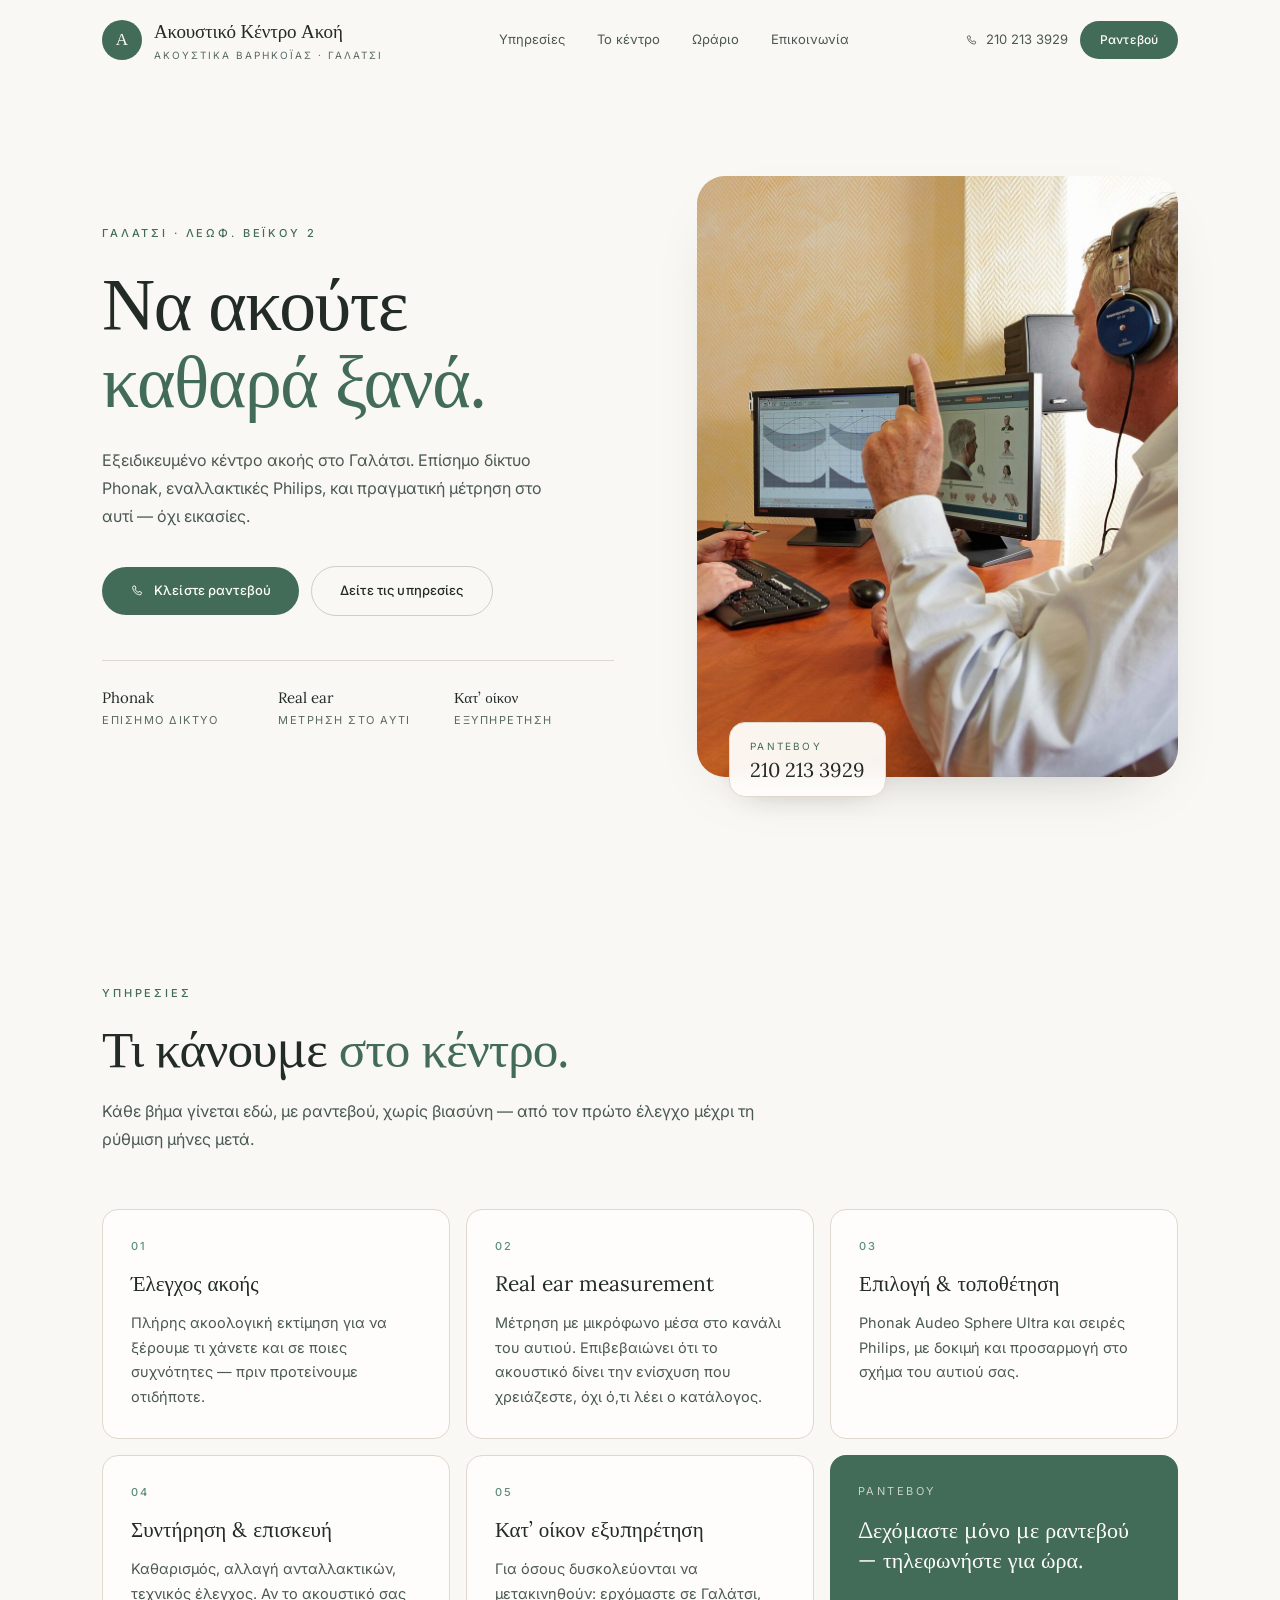
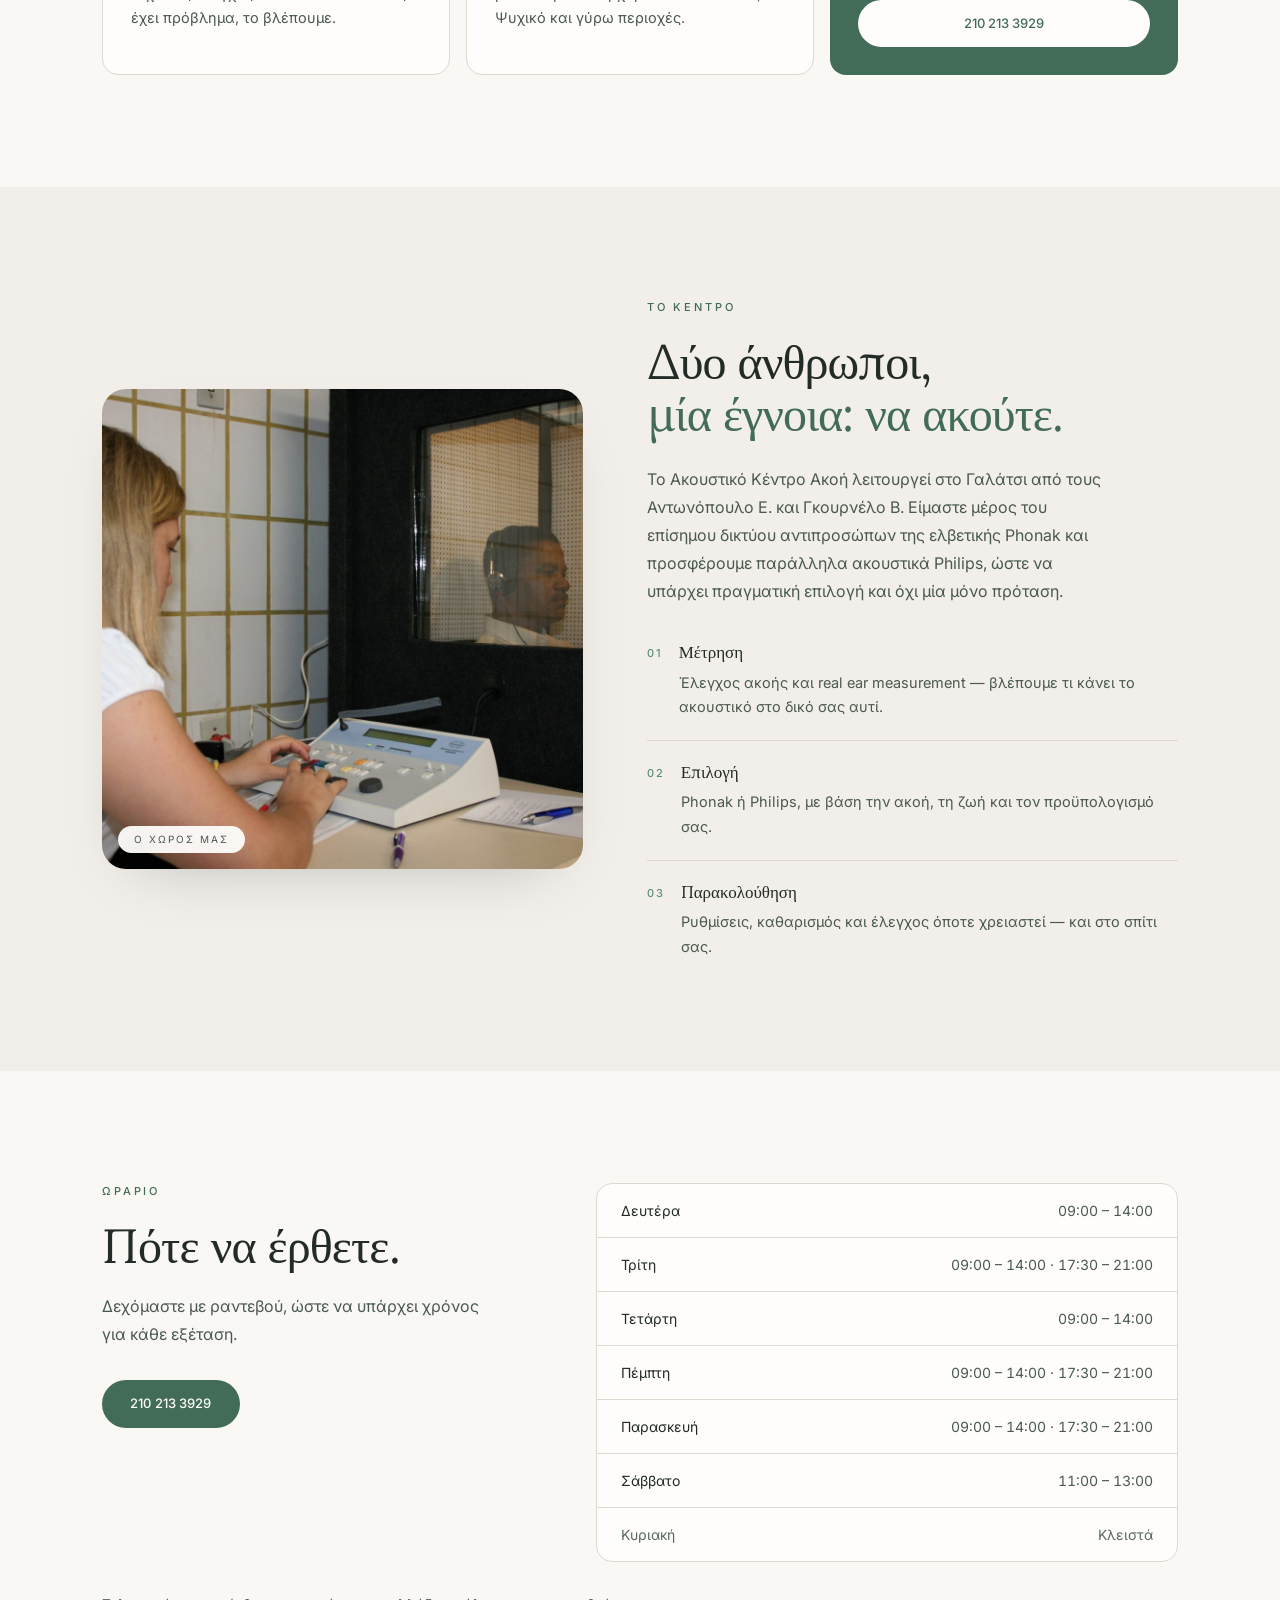
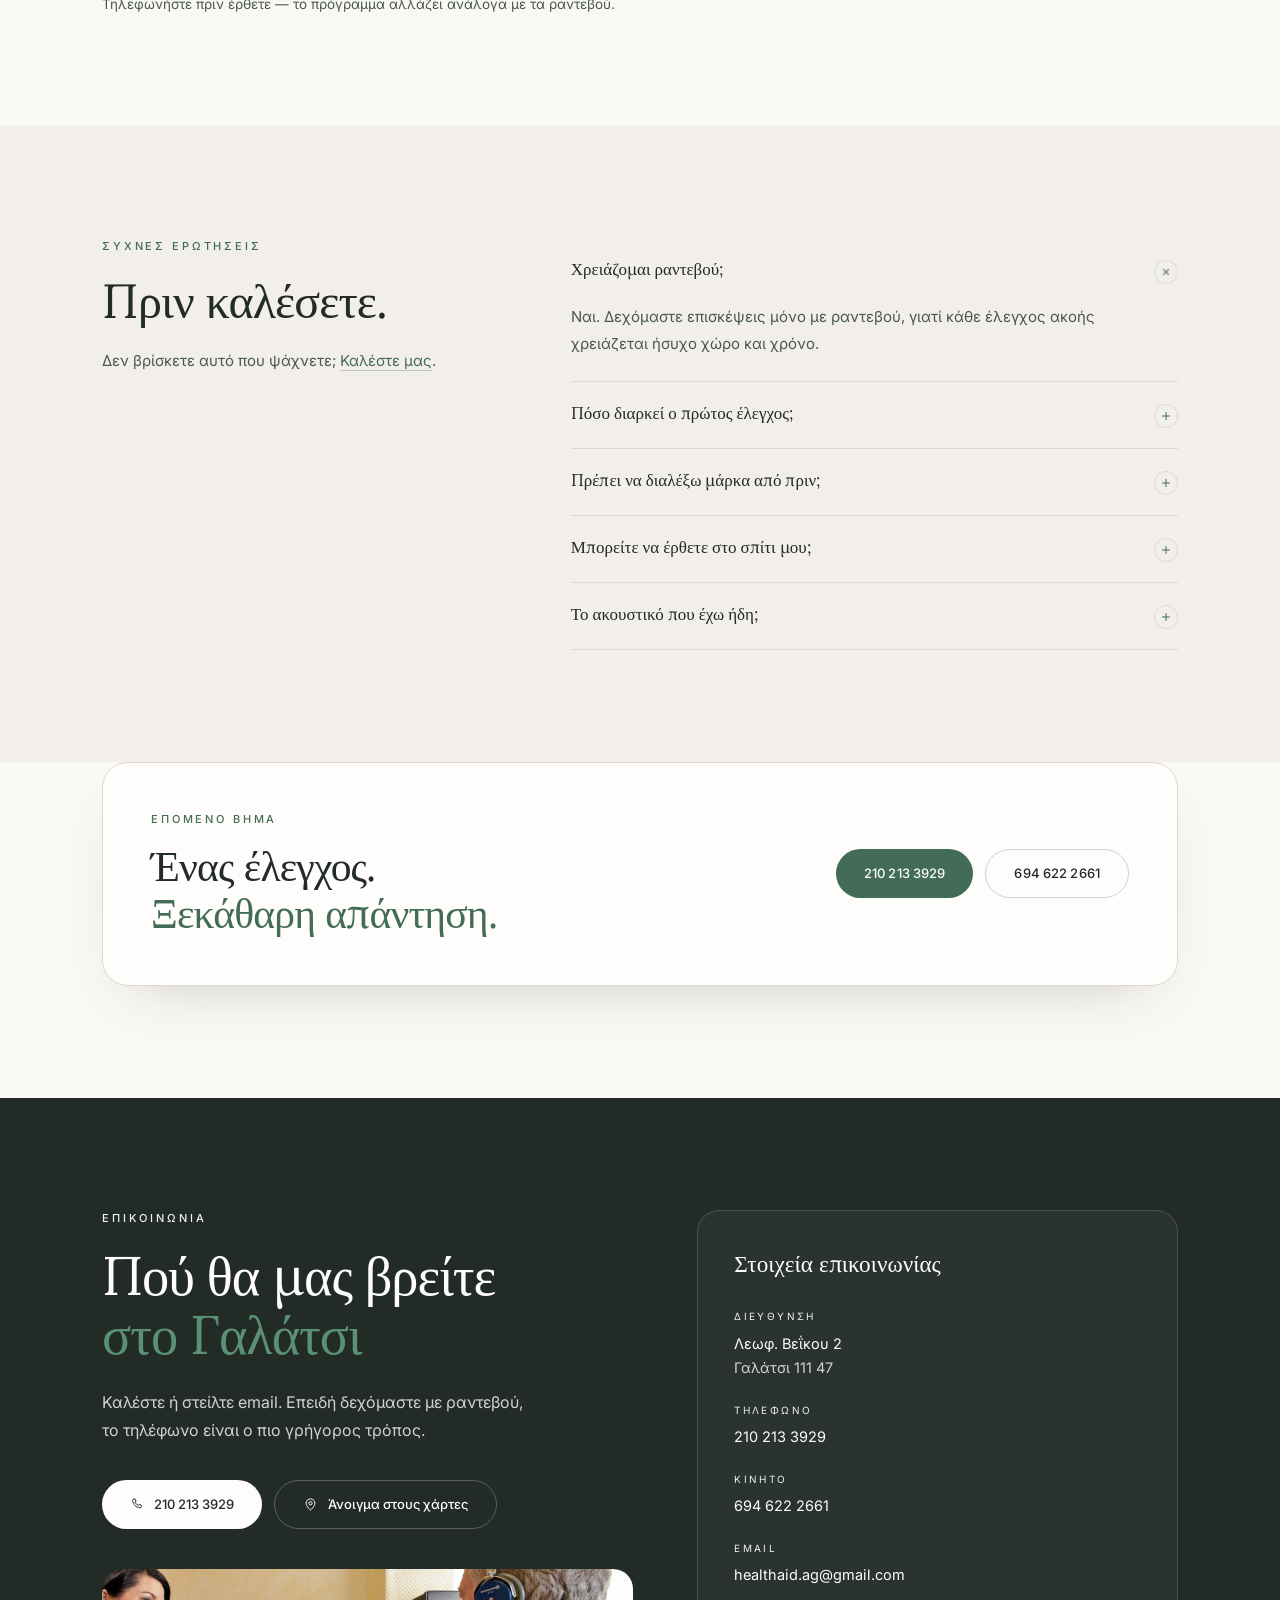
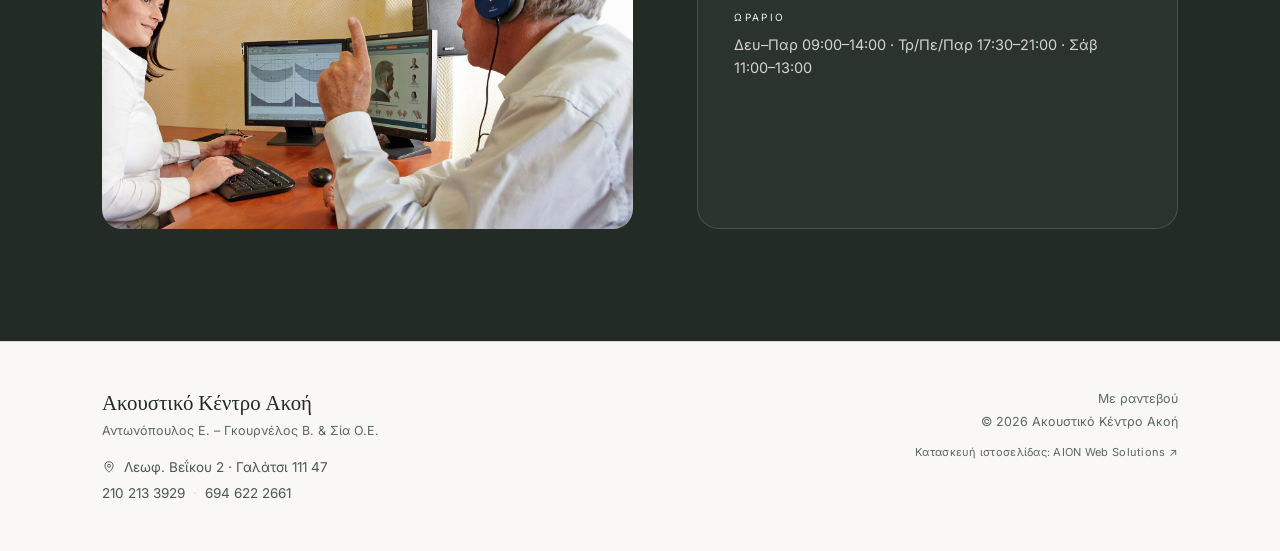
<file: index.html>
<!DOCTYPE html>
<html lang="el">
  <head>
    <meta charset="UTF-8" />
    <meta name="viewport" content="width=device-width, initial-scale=1.0" />
    <title>Ακουστικό Κέντρο Ακοή — Ακουστικά Βαρηκοΐας στο Γαλάτσι</title>
    <meta
      name="description"
      content="Εξειδικευμένο κέντρο ακοής στο Γαλάτσι. Έλεγχος ακοής, real ear measurement, Phonak και Philips, κατ' οίκον εξυπηρέτηση. Λεωφ. Βεΐκου 2 — τηλ. 210 213 3929."
    />
    <meta name="theme-color" content="hsl(38 38% 97%)" />
    <meta name="robots" content="index,follow" />
    <link rel="canonical" href="https://akoustika-varikoias.com/" />

    <meta property="og:locale" content="el_GR" />
    <meta property="og:type" content="website" />
    <meta property="og:site_name" content="Ακουστικό Κέντρο Ακοή" />
    <meta property="og:title" content="Ακουστικό Κέντρο Ακοή — Ακουστικά Βαρηκοΐας στο Γαλάτσι" />
    <meta
      property="og:description"
      content="Έλεγχος ακοής, real ear measurement και ακουστικά Phonak — Philips στο Γαλάτσι. Με ραντεβού: 210 213 3929."
    />
    <meta property="og:image" content="./images/hero.jpg" />

    <link rel="icon" type="image/svg+xml" href="./favicon.svg" />
    <link rel="preconnect" href="https://fonts.googleapis.com" />
    <link rel="preconnect" href="https://fonts.gstatic.com" crossorigin />
    <link
      href="https://fonts.googleapis.com/css2?family=Lora:ital,wght@0,400;0,500;0,600;1,400&family=Inter:wght@400;500;600&display=swap"
      rel="stylesheet"
    />

    <script type="application/ld+json">
      {
        "@context": "https://schema.org",
        "@type": "MedicalBusiness",
        "additionalType": "https://schema.org/HearingAidStore",
        "name": "Ακουστικό Κέντρο Ακοή - Αντωνόπουλος Ε. - Γκουρνέλος Β. & Σία Ο.Ε.",
        "alternateName": "ΑΚΟΥΣΤΙΚΟ ΚΕΝΤΡΟ ΑΚΟΗ",
        "description": "Κέντρο ακοής στο Γαλάτσι: έλεγχος ακοής, real ear measurement, ακουστικά βαρηκοΐας Phonak και Philips, κατ' οίκον εξυπηρέτηση.",
        "url": "https://www.akoustika-varikoias.com/",
        "telephone": "+302102133929",
        "email": "healthaid.ag@gmail.com",
        "priceRange": "€€",
        "currenciesAccepted": "EUR",
        "address": {
          "@type": "PostalAddress",
          "streetAddress": "Λεωφόρος Βεΐκου 2",
          "addressLocality": "Γαλάτσι",
          "addressRegion": "Αττική",
          "postalCode": "11147",
          "addressCountry": "GR"
        },
        "geo": {
          "@type": "GeoCoordinates",
          "latitude": 38.012827,
          "longitude": 23.753176
        },
        "hasMap": "https://www.google.com/maps/search/?api=1&query=38.012827,23.753176",
        "openingHoursSpecification": [
          {
            "@type": "OpeningHoursSpecification",
            "dayOfWeek": ["Monday", "Tuesday", "Wednesday", "Thursday", "Friday"],
            "opens": "09:00",
            "closes": "14:00"
          },
          {
            "@type": "OpeningHoursSpecification",
            "dayOfWeek": ["Tuesday", "Thursday", "Friday"],
            "opens": "17:30",
            "closes": "21:00"
          },
          {
            "@type": "OpeningHoursSpecification",
            "dayOfWeek": "Saturday",
            "opens": "11:00",
            "closes": "13:00"
          }
        ],
        "areaServed": [
          { "@type": "Place", "name": "Γαλάτσι" },
          { "@type": "Place", "name": "Ψυχικό" }
        ],
        "brand": [{ "@type": "Brand", "name": "Phonak" }, { "@type": "Brand", "name": "Philips" }]
      }
    </script>
    <script type="module" crossorigin src="./assets/index-CKv4x0cF.js"></script>
    <link rel="stylesheet" crossorigin href="./assets/index-TcDOP053.css">
  </head>
  <body>
    <div id="root"></div>
  </body>
</html>
</file>
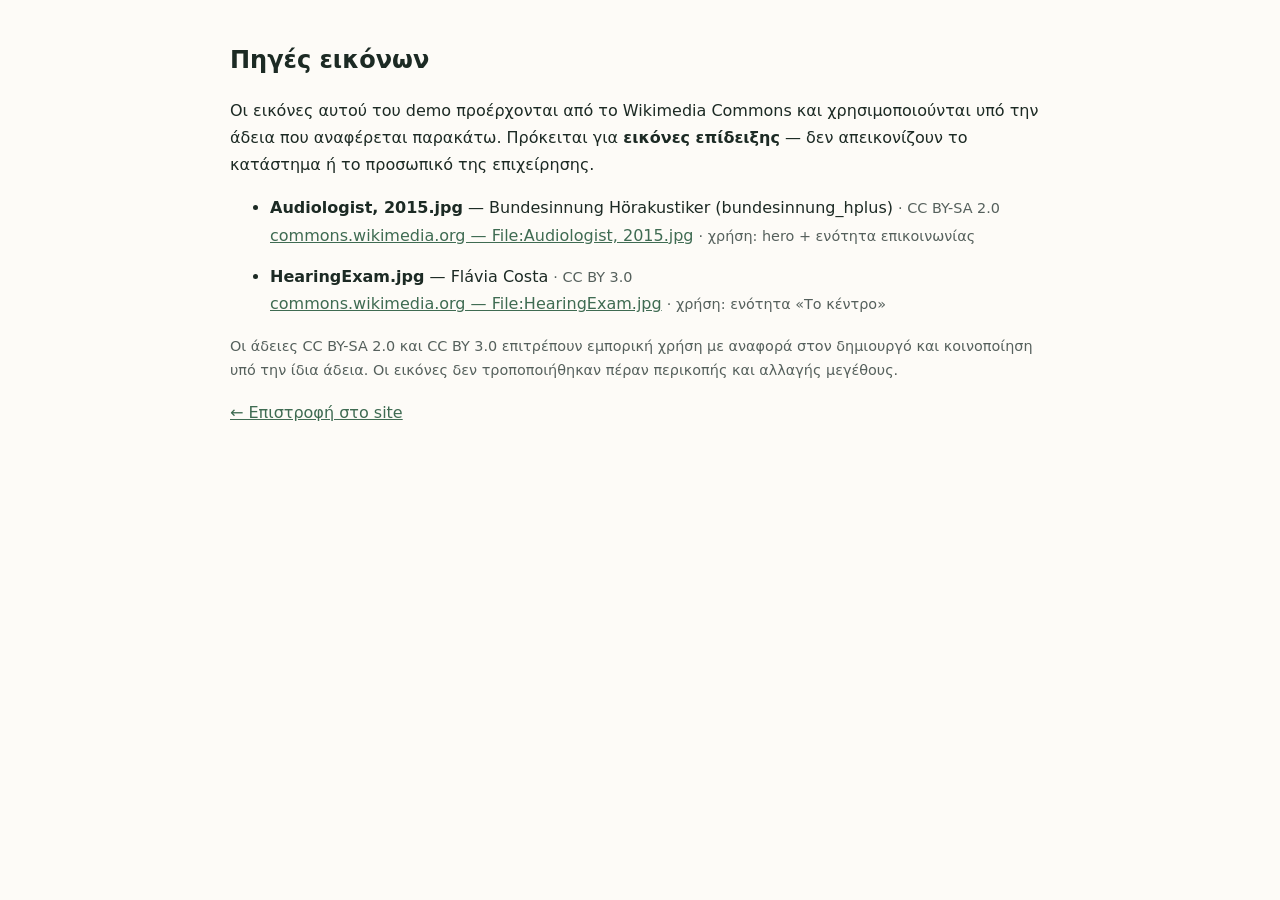
<file: credits.html>
<!doctype html>
<html lang="el">
  <head>
    <meta charset="utf-8" />
    <meta name="viewport" content="width=device-width,initial-scale=1" />
    <title>Πηγές εικόνων — Ακουστικό Κέντρο Ακοή</title>
    <style>
      body { font-family: system-ui, -apple-system, "Segoe UI", sans-serif; max-width: 820px; margin: 40px auto; padding: 0 20px; line-height: 1.7; color: #1c2a24; background: #fdfbf7; }
      h1 { font-size: 1.5rem; }
      a { color: #3f6b52; }
      li { margin-bottom: 0.9rem; }
      .meta { font-size: 0.9rem; color: #55605c; }
    </style>
  </head>
  <body>
    <h1>Πηγές εικόνων</h1>
    <p>
      Οι εικόνες αυτού του demo προέρχονται από το Wikimedia Commons και χρησιμοποιούνται
      υπό την άδεια που αναφέρεται παρακάτω. Πρόκειται για <strong>εικόνες επίδειξης</strong> —
      δεν απεικονίζουν το κατάστημα ή το προσωπικό της επιχείρησης.
    </p>
    <ul>
      <li>
        <strong>Audiologist, 2015.jpg</strong> — Bundesinnung Hörakustiker (bundesinnung_hplus)
        <span class="meta">· CC BY-SA 2.0</span><br />
        <a href="https://commons.wikimedia.org/wiki/File:Audiologist,_2015.jpg" rel="nofollow noopener"
          >commons.wikimedia.org — File:Audiologist, 2015.jpg</a
        >
        <span class="meta">· χρήση: hero + ενότητα επικοινωνίας</span>
      </li>
      <li>
        <strong>HearingExam.jpg</strong> — Flávia Costa
        <span class="meta">· CC BY 3.0</span><br />
        <a href="https://commons.wikimedia.org/wiki/File:HearingExam.jpg" rel="nofollow noopener"
          >commons.wikimedia.org — File:HearingExam.jpg</a
        >
        <span class="meta">· χρήση: ενότητα «Το κέντρο»</span>
      </li>
    </ul>
    <p class="meta">
      Οι άδειες CC BY-SA 2.0 και CC BY 3.0 επιτρέπουν εμπορική χρήση με αναφορά στον δημιουργό
      και κοινοποίηση υπό την ίδια άδεια. Οι εικόνες δεν τροποποιήθηκαν πέραν περικοπής και
      αλλαγής μεγέθους.
    </p>
    <p><a href="./index.html">← Επιστροφή στο site</a></p>
  </body>
</html>
</file>
<file: assets/index-TcDOP053.css>
*,:before,:after{--tw-border-spacing-x: 0;--tw-border-spacing-y: 0;--tw-translate-x: 0;--tw-translate-y: 0;--tw-rotate: 0;--tw-skew-x: 0;--tw-skew-y: 0;--tw-scale-x: 1;--tw-scale-y: 1;--tw-pan-x: ;--tw-pan-y: ;--tw-pinch-zoom: ;--tw-scroll-snap-strictness: proximity;--tw-gradient-from-position: ;--tw-gradient-via-position: ;--tw-gradient-to-position: ;--tw-ordinal: ;--tw-slashed-zero: ;--tw-numeric-figure: ;--tw-numeric-spacing: ;--tw-numeric-fraction: ;--tw-ring-inset: ;--tw-ring-offset-width: 0px;--tw-ring-offset-color: #fff;--tw-ring-color: rgb(59 130 246 / .5);--tw-ring-offset-shadow: 0 0 #0000;--tw-ring-shadow: 0 0 #0000;--tw-shadow: 0 0 #0000;--tw-shadow-colored: 0 0 #0000;--tw-blur: ;--tw-brightness: ;--tw-contrast: ;--tw-grayscale: ;--tw-hue-rotate: ;--tw-invert: ;--tw-saturate: ;--tw-sepia: ;--tw-drop-shadow: ;--tw-backdrop-blur: ;--tw-backdrop-brightness: ;--tw-backdrop-contrast: ;--tw-backdrop-grayscale: ;--tw-backdrop-hue-rotate: ;--tw-backdrop-invert: ;--tw-backdrop-opacity: ;--tw-backdrop-saturate: ;--tw-backdrop-sepia: ;--tw-contain-size: ;--tw-contain-layout: ;--tw-contain-paint: ;--tw-contain-style: }::backdrop{--tw-border-spacing-x: 0;--tw-border-spacing-y: 0;--tw-translate-x: 0;--tw-translate-y: 0;--tw-rotate: 0;--tw-skew-x: 0;--tw-skew-y: 0;--tw-scale-x: 1;--tw-scale-y: 1;--tw-pan-x: ;--tw-pan-y: ;--tw-pinch-zoom: ;--tw-scroll-snap-strictness: proximity;--tw-gradient-from-position: ;--tw-gradient-via-position: ;--tw-gradient-to-position: ;--tw-ordinal: ;--tw-slashed-zero: ;--tw-numeric-figure: ;--tw-numeric-spacing: ;--tw-numeric-fraction: ;--tw-ring-inset: ;--tw-ring-offset-width: 0px;--tw-ring-offset-color: #fff;--tw-ring-color: rgb(59 130 246 / .5);--tw-ring-offset-shadow: 0 0 #0000;--tw-ring-shadow: 0 0 #0000;--tw-shadow: 0 0 #0000;--tw-shadow-colored: 0 0 #0000;--tw-blur: ;--tw-brightness: ;--tw-contrast: ;--tw-grayscale: ;--tw-hue-rotate: ;--tw-invert: ;--tw-saturate: ;--tw-sepia: ;--tw-drop-shadow: ;--tw-backdrop-blur: ;--tw-backdrop-brightness: ;--tw-backdrop-contrast: ;--tw-backdrop-grayscale: ;--tw-backdrop-hue-rotate: ;--tw-backdrop-invert: ;--tw-backdrop-opacity: ;--tw-backdrop-saturate: ;--tw-backdrop-sepia: ;--tw-contain-size: ;--tw-contain-layout: ;--tw-contain-paint: ;--tw-contain-style: }*,:before,:after{box-sizing:border-box;border-width:0;border-style:solid;border-color:#e5e7eb}:before,:after{--tw-content: ""}html,:host{line-height:1.5;-webkit-text-size-adjust:100%;-moz-tab-size:4;-o-tab-size:4;tab-size:4;font-family:ui-sans-serif,system-ui,sans-serif,"Apple Color Emoji","Segoe UI Emoji",Segoe UI Symbol,"Noto Color Emoji";font-feature-settings:normal;font-variation-settings:normal;-webkit-tap-highlight-color:transparent}body{margin:0;line-height:inherit}hr{height:0;color:inherit;border-top-width:1px}abbr:where([title]){-webkit-text-decoration:underline dotted;text-decoration:underline dotted}h1,h2,h3,h4,h5,h6{font-size:inherit;font-weight:inherit}a{color:inherit;text-decoration:inherit}b,strong{font-weight:bolder}code,kbd,samp,pre{font-family:ui-monospace,SFMono-Regular,Menlo,Monaco,Consolas,Liberation Mono,Courier New,monospace;font-feature-settings:normal;font-variation-settings:normal;font-size:1em}small{font-size:80%}sub,sup{font-size:75%;line-height:0;position:relative;vertical-align:baseline}sub{bottom:-.25em}sup{top:-.5em}table{text-indent:0;border-color:inherit;border-collapse:collapse}button,input,optgroup,select,textarea{font-family:inherit;font-feature-settings:inherit;font-variation-settings:inherit;font-size:100%;font-weight:inherit;line-height:inherit;letter-spacing:inherit;color:inherit;margin:0;padding:0}button,select{text-transform:none}button,input:where([type=button]),input:where([type=reset]),input:where([type=submit]){-webkit-appearance:button;background-color:transparent;background-image:none}:-moz-focusring{outline:auto}:-moz-ui-invalid{box-shadow:none}progress{vertical-align:baseline}::-webkit-inner-spin-button,::-webkit-outer-spin-button{height:auto}[type=search]{-webkit-appearance:textfield;outline-offset:-2px}::-webkit-search-decoration{-webkit-appearance:none}::-webkit-file-upload-button{-webkit-appearance:button;font:inherit}summary{display:list-item}blockquote,dl,dd,h1,h2,h3,h4,h5,h6,hr,figure,p,pre{margin:0}fieldset{margin:0;padding:0}legend{padding:0}ol,ul,menu{list-style:none;margin:0;padding:0}dialog{padding:0}textarea{resize:vertical}input::-moz-placeholder,textarea::-moz-placeholder{opacity:1;color:#9ca3af}input::placeholder,textarea::placeholder{opacity:1;color:#9ca3af}button,[role=button]{cursor:pointer}:disabled{cursor:default}img,svg,video,canvas,audio,iframe,embed,object{display:block;vertical-align:middle}img,video{max-width:100%;height:auto}[hidden]:where(:not([hidden=until-found])){display:none}html{scroll-behavior:smooth;-webkit-text-size-adjust:100%;scroll-padding-top:88px}body{--tw-bg-opacity: 1;background-color:hsl(38 38% 97% / var(--tw-bg-opacity, 1));font-family:Inter,system-ui,sans-serif;--tw-text-opacity: 1;color:hsl(150 12% 15% / var(--tw-text-opacity, 1));-webkit-font-smoothing:antialiased;-moz-osx-font-smoothing:grayscale;text-rendering:optimizeLegibility}::-moz-selection{--tw-bg-opacity: 1;background-color:hsl(152 24% 34% / var(--tw-bg-opacity, 1));--tw-text-opacity: 1;color:hsl(40 44% 99% / var(--tw-text-opacity, 1))}::selection{--tw-bg-opacity: 1;background-color:hsl(152 24% 34% / var(--tw-bg-opacity, 1));--tw-text-opacity: 1;color:hsl(40 44% 99% / var(--tw-text-opacity, 1))}h1,h2,h3{text-wrap:balance}@media (prefers-reduced-motion: reduce){html{scroll-behavior:auto}*,*:before,*:after{animation-duration:.001ms!important;animation-iteration-count:1!important;transition-duration:.001ms!important}}.wrap{margin-left:auto;margin-right:auto;width:100%;max-width:1140px;padding-left:1.25rem;padding-right:1.25rem}@media (min-width: 640px){.wrap{padding-left:2rem;padding-right:2rem}}.eyebrow{font-family:Inter,system-ui,sans-serif;font-size:11px;font-weight:500;text-transform:uppercase;letter-spacing:.26em;--tw-text-opacity: 1;color:hsl(152 24% 34% / var(--tw-text-opacity, 1))}.btn-primary{display:inline-flex;align-items:center;justify-content:center;gap:.625rem;border-radius:9999px;padding:.875rem 1.75rem;font-size:13px;font-weight:500;letter-spacing:.01em;transition-property:color,background-color,border-color,text-decoration-color,fill,stroke,opacity,box-shadow,transform,filter,backdrop-filter;transition-timing-function:cubic-bezier(.4,0,.2,1);transition-duration:.3s}.btn-primary:focus{outline:2px solid transparent;outline-offset:2px}.btn-primary:focus-visible{--tw-ring-offset-shadow: var(--tw-ring-inset) 0 0 0 var(--tw-ring-offset-width) var(--tw-ring-offset-color);--tw-ring-shadow: var(--tw-ring-inset) 0 0 0 calc(2px + var(--tw-ring-offset-width)) var(--tw-ring-color);box-shadow:var(--tw-ring-offset-shadow),var(--tw-ring-shadow),var(--tw-shadow, 0 0 #0000);--tw-ring-opacity: 1;--tw-ring-color: hsl(152 24% 34% / var(--tw-ring-opacity, 1));--tw-ring-offset-width: 2px;--tw-ring-offset-color: hsl(38 38% 97%)}.btn-primary{--tw-bg-opacity: 1;background-color:hsl(152 24% 34% / var(--tw-bg-opacity, 1));--tw-text-opacity: 1;color:hsl(40 44% 99% / var(--tw-text-opacity, 1))}.btn-primary:hover{--tw-bg-opacity: 1;background-color:hsl(150 12% 15% / var(--tw-bg-opacity, 1))}.btn-outline{display:inline-flex;align-items:center;justify-content:center;gap:.625rem;border-radius:9999px;padding:.875rem 1.75rem;font-size:13px;font-weight:500;letter-spacing:.01em;transition-property:color,background-color,border-color,text-decoration-color,fill,stroke,opacity,box-shadow,transform,filter,backdrop-filter;transition-timing-function:cubic-bezier(.4,0,.2,1);transition-duration:.3s}.btn-outline:focus{outline:2px solid transparent;outline-offset:2px}.btn-outline:focus-visible{--tw-ring-offset-shadow: var(--tw-ring-inset) 0 0 0 var(--tw-ring-offset-width) var(--tw-ring-offset-color);--tw-ring-shadow: var(--tw-ring-inset) 0 0 0 calc(2px + var(--tw-ring-offset-width)) var(--tw-ring-color);box-shadow:var(--tw-ring-offset-shadow),var(--tw-ring-shadow),var(--tw-shadow, 0 0 #0000);--tw-ring-opacity: 1;--tw-ring-color: hsl(152 24% 34% / var(--tw-ring-opacity, 1));--tw-ring-offset-width: 2px;--tw-ring-offset-color: hsl(38 38% 97%)}.btn-outline{border-width:1px;border-color:#222b2633;--tw-text-opacity: 1;color:hsl(150 12% 15% / var(--tw-text-opacity, 1))}.btn-outline:hover{--tw-border-opacity: 1;border-color:hsl(152 24% 34% / var(--tw-border-opacity, 1));--tw-text-opacity: 1;color:hsl(152 24% 34% / var(--tw-text-opacity, 1))}.card{border-radius:1rem;border-width:1px;--tw-border-opacity: 1;border-color:hsl(38 18% 84% / var(--tw-border-opacity, 1));--tw-bg-opacity: 1;background-color:hsl(40 44% 99% / var(--tw-bg-opacity, 1))}.sr-only{position:absolute;width:1px;height:1px;padding:0;margin:-1px;overflow:hidden;clip:rect(0,0,0,0);white-space:nowrap;border-width:0}.fixed{position:fixed}.absolute{position:absolute}.relative{position:relative}.inset-x-0{left:0;right:0}.-bottom-5{bottom:-1.25rem}.bottom-0{bottom:0}.bottom-4{bottom:1rem}.left-4{left:1rem}.left-5{left:1.25rem}.right-5{right:1.25rem}.top-0{top:0}.z-40{z-index:40}.z-50{z-index:50}.order-1{order:1}.order-2{order:2}.mt-0\.5{margin-top:.125rem}.mt-1{margin-top:.25rem}.mt-1\.5{margin-top:.375rem}.mt-10{margin-top:2.5rem}.mt-11{margin-top:2.75rem}.mt-14{margin-top:3.5rem}.mt-2{margin-top:.5rem}.mt-3{margin-top:.75rem}.mt-4{margin-top:1rem}.mt-5{margin-top:1.25rem}.mt-6{margin-top:1.5rem}.mt-7{margin-top:1.75rem}.mt-8{margin-top:2rem}.mt-9{margin-top:2.25rem}.block{display:block}.inline-block{display:inline-block}.flex{display:flex}.inline-flex{display:inline-flex}.table{display:table}.grid{display:grid}.hidden{display:none}.aspect-\[4\/5\]{aspect-ratio:4/5}.h-10{height:2.5rem}.h-11{height:2.75rem}.h-6{height:1.5rem}.h-\[220px\]{height:220px}.h-\[320px\]{height:320px}.h-\[68px\]{height:68px}.h-\[72px\]{height:72px}.w-10{width:2.5rem}.w-11{width:2.75rem}.w-6{width:1.5rem}.w-full{width:100%}.max-w-2xl{max-width:42rem}.max-w-\[38ch\]{max-width:38ch}.max-w-\[44ch\]{max-width:44ch}.max-w-\[46ch\]{max-width:46ch}.max-w-lg{max-width:32rem}.flex-1{flex:1 1 0%}.shrink-0{flex-shrink:0}.rotate-45{--tw-rotate: 45deg;transform:translate(var(--tw-translate-x),var(--tw-translate-y)) rotate(var(--tw-rotate)) skew(var(--tw-skew-x)) skewY(var(--tw-skew-y)) scaleX(var(--tw-scale-x)) scaleY(var(--tw-scale-y))}@keyframes fadeUp{0%{opacity:0;transform:translateY(18px)}to{opacity:1;transform:translateY(0)}}.animate-fadeUp{animation:fadeUp .85s cubic-bezier(.22,1,.36,1) both}.grid-cols-3{grid-template-columns:repeat(3,minmax(0,1fr))}.flex-col{flex-direction:column}.flex-wrap{flex-wrap:wrap}.place-items-center{place-items:center}.items-start{align-items:flex-start}.items-center{align-items:center}.justify-center{justify-content:center}.justify-between{justify-content:space-between}.gap-12{gap:3rem}.gap-2{gap:.5rem}.gap-2\.5{gap:.625rem}.gap-3{gap:.75rem}.gap-4{gap:1rem}.gap-6{gap:1.5rem}.gap-8{gap:2rem}.space-y-5>:not([hidden])~:not([hidden]){--tw-space-y-reverse: 0;margin-top:calc(1.25rem * calc(1 - var(--tw-space-y-reverse)));margin-bottom:calc(1.25rem * var(--tw-space-y-reverse))}.space-y-6>:not([hidden])~:not([hidden]){--tw-space-y-reverse: 0;margin-top:calc(1.5rem * calc(1 - var(--tw-space-y-reverse)));margin-bottom:calc(1.5rem * var(--tw-space-y-reverse))}.overflow-hidden{overflow:hidden}.break-all{word-break:break-all}.rounded-2xl{border-radius:1rem}.rounded-\[20px\]{border-radius:20px}.rounded-\[22px\]{border-radius:22px}.rounded-\[24px\]{border-radius:24px}.rounded-\[26px\]{border-radius:26px}.rounded-\[28px\]{border-radius:28px}.rounded-full{border-radius:9999px}.border{border-width:1px}.border-b{border-bottom-width:1px}.border-t{border-top-width:1px}.border-line{--tw-border-opacity: 1;border-color:hsl(38 18% 84% / var(--tw-border-opacity, 1))}.border-line\/70{border-color:#ded8cfb3}.border-line\/80{border-color:#ded8cfcc}.border-paper\/15{border-color:#fefdfb26}.border-paper\/25{border-color:#fefdfb40}.border-transparent{border-color:transparent}.bg-cream{--tw-bg-opacity: 1;background-color:hsl(38 38% 97% / var(--tw-bg-opacity, 1))}.bg-cream\/80{background-color:#faf8f4cc}.bg-cream\/95{background-color:#faf8f4f2}.bg-ink{--tw-bg-opacity: 1;background-color:hsl(150 12% 15% / var(--tw-bg-opacity, 1))}.bg-paper{--tw-bg-opacity: 1;background-color:hsl(40 44% 99% / var(--tw-bg-opacity, 1))}.bg-paper\/95{background-color:#fefdfbf2}.bg-paper\/\[0\.04\]{background-color:#fefdfb0a}.bg-sage{--tw-bg-opacity: 1;background-color:hsl(152 24% 34% / var(--tw-bg-opacity, 1))}.bg-sand{--tw-bg-opacity: 1;background-color:hsl(36 26% 93% / var(--tw-bg-opacity, 1))}.object-cover{-o-object-fit:cover;object-fit:cover}.object-center{-o-object-position:center;object-position:center}.p-7{padding:1.75rem}.p-8{padding:2rem}.\!px-5{padding-left:1.25rem!important;padding-right:1.25rem!important}.\!py-2\.5{padding-top:.625rem!important;padding-bottom:.625rem!important}.\!py-3{padding-top:.75rem!important;padding-bottom:.75rem!important}.px-2{padding-left:.5rem;padding-right:.5rem}.px-4{padding-left:1rem;padding-right:1rem}.px-5{padding-left:1.25rem;padding-right:1.25rem}.px-6{padding-left:1.5rem;padding-right:1.5rem}.px-7{padding-left:1.75rem;padding-right:1.75rem}.py-1\.5{padding-top:.375rem;padding-bottom:.375rem}.py-12{padding-top:3rem;padding-bottom:3rem}.py-14{padding-top:3.5rem;padding-bottom:3.5rem}.py-2{padding-top:.5rem;padding-bottom:.5rem}.py-20{padding-top:5rem;padding-bottom:5rem}.py-3{padding-top:.75rem;padding-bottom:.75rem}.py-3\.5{padding-top:.875rem;padding-bottom:.875rem}.py-4{padding-top:1rem;padding-bottom:1rem}.py-5{padding-top:1.25rem;padding-bottom:1.25rem}.pb-20{padding-bottom:5rem}.pb-6{padding-bottom:1.5rem}.pr-10{padding-right:2.5rem}.pt-5{padding-top:1.25rem}.pt-7{padding-top:1.75rem}.pt-\[68px\]{padding-top:68px}.text-left{text-align:left}.text-right{text-align:right}.font-body{font-family:Inter,system-ui,sans-serif}.font-display{font-family:Lora,Georgia,serif}.\!text-\[12px\]{font-size:12px!important}.text-\[1\.3rem\]{font-size:1.3rem}.text-\[1\.45rem\]{font-size:1.45rem}.text-\[10px\]{font-size:10px}.text-\[11px\]{font-size:11px}.text-\[12\.5px\]{font-size:12.5px}.text-\[13\.5px\]{font-size:13.5px}.text-\[13px\]{font-size:13px}.text-\[14\.5px\]{font-size:14.5px}.text-\[14px\]{font-size:14px}.text-\[15px\]{font-size:15px}.text-\[16px\]{font-size:16px}.text-\[17px\]{font-size:17px}.text-\[20px\]{font-size:20px}.text-\[21px\]{font-size:21px}.text-\[22px\]{font-size:22px}.text-\[clamp\(1\.6rem\,4\.4vw\,2\.6rem\)\]{font-size:clamp(1.6rem,4.4vw,2.6rem)}.text-\[clamp\(1\.95rem\,5vw\,3rem\)\]{font-size:clamp(1.95rem,5vw,3rem)}.text-\[clamp\(2\.5rem\,7\.2vw\,4\.6rem\)\]{font-size:clamp(2.5rem,7.2vw,4.6rem)}.text-\[clamp\(2rem\,5\.2vw\,3\.2rem\)\]{font-size:clamp(2rem,5.2vw,3.2rem)}.text-\[clamp\(2rem\,5\.6vw\,3\.4rem\)\]{font-size:clamp(2rem,5.6vw,3.4rem)}.font-medium{font-weight:500}.font-normal{font-weight:400}.uppercase{text-transform:uppercase}.tabular-nums{--tw-numeric-spacing: tabular-nums;font-variant-numeric:var(--tw-ordinal) var(--tw-slashed-zero) var(--tw-numeric-figure) var(--tw-numeric-spacing) var(--tw-numeric-fraction)}.leading-\[1\.04\]{line-height:1.04}.leading-\[1\.08\]{line-height:1.08}.leading-\[1\.12\]{line-height:1.12}.leading-\[1\.1\]{line-height:1.1}.leading-\[1\.75\]{line-height:1.75}.leading-\[1\.7\]{line-height:1.7}.leading-none{line-height:1}.leading-relaxed{line-height:1.625}.leading-snug{line-height:1.375}.leading-tight{line-height:1.25}.tracking-\[-0\.01em\]{letter-spacing:-.01em}.tracking-\[-0\.02em\]{letter-spacing:-.02em}.tracking-\[0\.14em\]{letter-spacing:.14em}.tracking-\[0\.18em\]{letter-spacing:.18em}.tracking-\[0\.22em\]{letter-spacing:.22em}.tracking-\[0\.24em\]{letter-spacing:.24em}.tracking-\[0\.26em\]{letter-spacing:.26em}.tracking-\[0\.2em\]{letter-spacing:.2em}.tracking-wide{letter-spacing:.025em}.text-ink{--tw-text-opacity: 1;color:hsl(150 12% 15% / var(--tw-text-opacity, 1))}.text-inkSoft{--tw-text-opacity: 1;color:hsl(150 9% 32% / var(--tw-text-opacity, 1))}.text-line{--tw-text-opacity: 1;color:hsl(38 18% 84% / var(--tw-text-opacity, 1))}.text-mute{--tw-text-opacity: 1;color:hsl(150 8% 38% / var(--tw-text-opacity, 1))}.text-paper{--tw-text-opacity: 1;color:hsl(40 44% 99% / var(--tw-text-opacity, 1))}.text-paper\/70{color:#fefdfbb3}.text-paper\/80{color:#fefdfbcc}.text-sage{--tw-text-opacity: 1;color:hsl(152 24% 34% / var(--tw-text-opacity, 1))}.text-sageSoft{--tw-text-opacity: 1;color:hsl(152 22% 46% / var(--tw-text-opacity, 1))}.text-sageWash{--tw-text-opacity: 1;color:hsl(150 24% 94% / var(--tw-text-opacity, 1))}.underline{text-decoration-line:underline}.decoration-sage\/30{text-decoration-color:#426c584d}.underline-offset-4{text-underline-offset:4px}.shadow-lift{--tw-shadow: 0 10px 30px -18px rgba(28,42,36,.28);--tw-shadow-colored: 0 10px 30px -18px var(--tw-shadow-color);box-shadow:var(--tw-ring-offset-shadow, 0 0 #0000),var(--tw-ring-shadow, 0 0 #0000),var(--tw-shadow)}.shadow-soft{--tw-shadow: 0 24px 60px -38px rgba(28,42,36,.35);--tw-shadow-colored: 0 24px 60px -38px var(--tw-shadow-color);box-shadow:var(--tw-ring-offset-shadow, 0 0 #0000),var(--tw-ring-shadow, 0 0 #0000),var(--tw-shadow)}.backdrop-blur{--tw-backdrop-blur: blur(8px);-webkit-backdrop-filter:var(--tw-backdrop-blur) var(--tw-backdrop-brightness) var(--tw-backdrop-contrast) var(--tw-backdrop-grayscale) var(--tw-backdrop-hue-rotate) var(--tw-backdrop-invert) var(--tw-backdrop-opacity) var(--tw-backdrop-saturate) var(--tw-backdrop-sepia);backdrop-filter:var(--tw-backdrop-blur) var(--tw-backdrop-brightness) var(--tw-backdrop-contrast) var(--tw-backdrop-grayscale) var(--tw-backdrop-hue-rotate) var(--tw-backdrop-invert) var(--tw-backdrop-opacity) var(--tw-backdrop-saturate) var(--tw-backdrop-sepia)}.backdrop-blur-md{--tw-backdrop-blur: blur(12px);-webkit-backdrop-filter:var(--tw-backdrop-blur) var(--tw-backdrop-brightness) var(--tw-backdrop-contrast) var(--tw-backdrop-grayscale) var(--tw-backdrop-hue-rotate) var(--tw-backdrop-invert) var(--tw-backdrop-opacity) var(--tw-backdrop-saturate) var(--tw-backdrop-sepia);backdrop-filter:var(--tw-backdrop-blur) var(--tw-backdrop-brightness) var(--tw-backdrop-contrast) var(--tw-backdrop-grayscale) var(--tw-backdrop-hue-rotate) var(--tw-backdrop-invert) var(--tw-backdrop-opacity) var(--tw-backdrop-saturate) var(--tw-backdrop-sepia)}.backdrop-blur-sm{--tw-backdrop-blur: blur(4px);-webkit-backdrop-filter:var(--tw-backdrop-blur) var(--tw-backdrop-brightness) var(--tw-backdrop-contrast) var(--tw-backdrop-grayscale) var(--tw-backdrop-hue-rotate) var(--tw-backdrop-invert) var(--tw-backdrop-opacity) var(--tw-backdrop-saturate) var(--tw-backdrop-sepia);backdrop-filter:var(--tw-backdrop-blur) var(--tw-backdrop-brightness) var(--tw-backdrop-contrast) var(--tw-backdrop-grayscale) var(--tw-backdrop-hue-rotate) var(--tw-backdrop-invert) var(--tw-backdrop-opacity) var(--tw-backdrop-saturate) var(--tw-backdrop-sepia)}.transition{transition-property:color,background-color,border-color,text-decoration-color,fill,stroke,opacity,box-shadow,transform,filter,backdrop-filter;transition-timing-function:cubic-bezier(.4,0,.2,1);transition-duration:.15s}.transition-all{transition-property:all;transition-timing-function:cubic-bezier(.4,0,.2,1);transition-duration:.15s}.transition-opacity{transition-property:opacity;transition-timing-function:cubic-bezier(.4,0,.2,1);transition-duration:.15s}.transition-transform{transition-property:transform;transition-timing-function:cubic-bezier(.4,0,.2,1);transition-duration:.15s}.duration-300{transition-duration:.3s}.\[animation-delay\:170ms\]{animation-delay:.17s}.\[animation-delay\:240ms\]{animation-delay:.24s}.\[animation-delay\:310ms\]{animation-delay:.31s}.\[animation-delay\:90ms\]{animation-delay:90ms}.first\:border-t-0:first-child{border-top-width:0px}.first\:pt-0:first-child{padding-top:0}.last\:border-b-0:last-child{border-bottom-width:0px}.hover\:-translate-y-0\.5:hover{--tw-translate-y: -.125rem;transform:translate(var(--tw-translate-x),var(--tw-translate-y)) rotate(var(--tw-rotate)) skew(var(--tw-skew-x)) skewY(var(--tw-skew-y)) scaleX(var(--tw-scale-x)) scaleY(var(--tw-scale-y))}.hover\:border-sage\/40:hover{border-color:#426c5866}.hover\:bg-cream:hover{--tw-bg-opacity: 1;background-color:hsl(38 38% 97% / var(--tw-bg-opacity, 1))}.hover\:bg-paper\/10:hover{background-color:#fefdfb1a}.hover\:text-sage:hover{--tw-text-opacity: 1;color:hsl(152 24% 34% / var(--tw-text-opacity, 1))}.hover\:text-sageSoft:hover{--tw-text-opacity: 1;color:hsl(152 22% 46% / var(--tw-text-opacity, 1))}.hover\:decoration-sage:hover{text-decoration-color:#426c58}.hover\:shadow-lift:hover{--tw-shadow: 0 10px 30px -18px rgba(28,42,36,.28);--tw-shadow-colored: 0 10px 30px -18px var(--tw-shadow-color);box-shadow:var(--tw-ring-offset-shadow, 0 0 #0000),var(--tw-ring-shadow, 0 0 #0000),var(--tw-shadow)}.focus\:not-sr-only:focus{position:static;width:auto;height:auto;padding:0;margin:0;overflow:visible;clip:auto;white-space:normal}.focus\:fixed:focus{position:fixed}.focus\:left-4:focus{left:1rem}.focus\:top-4:focus{top:1rem}.focus\:z-\[60\]:focus{z-index:60}.focus\:rounded-full:focus{border-radius:9999px}.focus\:bg-sage:focus{--tw-bg-opacity: 1;background-color:hsl(152 24% 34% / var(--tw-bg-opacity, 1))}.focus\:px-5:focus{padding-left:1.25rem;padding-right:1.25rem}.focus\:py-2\.5:focus{padding-top:.625rem;padding-bottom:.625rem}.focus\:text-\[13px\]:focus{font-size:13px}.focus\:text-paper:focus{--tw-text-opacity: 1;color:hsl(40 44% 99% / var(--tw-text-opacity, 1))}.focus\:outline-none:focus{outline:2px solid transparent;outline-offset:2px}.focus-visible\:ring-2:focus-visible{--tw-ring-offset-shadow: var(--tw-ring-inset) 0 0 0 var(--tw-ring-offset-width) var(--tw-ring-offset-color);--tw-ring-shadow: var(--tw-ring-inset) 0 0 0 calc(2px + var(--tw-ring-offset-width)) var(--tw-ring-color);box-shadow:var(--tw-ring-offset-shadow),var(--tw-ring-shadow),var(--tw-shadow, 0 0 #0000)}.focus-visible\:ring-sage:focus-visible{--tw-ring-opacity: 1;--tw-ring-color: hsl(152 24% 34% / var(--tw-ring-opacity, 1))}.focus-visible\:ring-offset-2:focus-visible{--tw-ring-offset-width: 2px}.focus-visible\:ring-offset-cream:focus-visible{--tw-ring-offset-color: hsl(38 38% 97%)}@media (min-width: 640px){.sm\:left-8{left:2rem}.sm\:right-auto{right:auto}.sm\:col-span-2{grid-column:span 2 / span 2}.sm\:flex{display:flex}.sm\:inline-flex{display:inline-flex}.sm\:hidden{display:none}.sm\:aspect-\[5\/4\]{aspect-ratio:5/4}.sm\:h-\[260px\]{height:260px}.sm\:h-\[480px\]{height:480px}.sm\:h-\[80px\]{height:80px}.sm\:w-auto{width:auto}.sm\:max-w-\[300px\]{max-width:300px}.sm\:grid-cols-2{grid-template-columns:repeat(2,minmax(0,1fr))}.sm\:flex-row{flex-direction:row}.sm\:items-start{align-items:flex-start}.sm\:justify-between{justify-content:space-between}.sm\:p-12{padding:3rem}.sm\:p-9{padding:2.25rem}.sm\:py-20{padding-top:5rem;padding-bottom:5rem}.sm\:py-28{padding-top:7rem;padding-bottom:7rem}.sm\:pb-28{padding-bottom:7rem}.sm\:pt-\[80px\]{padding-top:80px}.sm\:text-right{text-align:right}.sm\:text-\[19px\]{font-size:19px}}@media (min-width: 768px){.md\:hidden{display:none}}@media (min-width: 1024px){.lg\:sticky{position:sticky}.lg\:top-28{top:7rem}.lg\:order-1{order:1}.lg\:order-2{order:2}.lg\:col-span-1{grid-column:span 1 / span 1}.lg\:flex{display:flex}.lg\:hidden{display:none}.lg\:aspect-\[4\/5\]{aspect-ratio:4/5}.lg\:grid-cols-3{grid-template-columns:repeat(3,minmax(0,1fr))}.lg\:grid-cols-\[0\.85fr_1\.15fr\]{grid-template-columns:.85fr 1.15fr}.lg\:grid-cols-\[0\.8fr_1\.2fr\]{grid-template-columns:.8fr 1.2fr}.lg\:grid-cols-\[0\.95fr_1\.05fr\]{grid-template-columns:.95fr 1.05fr}.lg\:grid-cols-\[1\.05fr_0\.95fr\]{grid-template-columns:1.05fr .95fr}.lg\:flex-row{flex-direction:row}.lg\:items-center{align-items:center}.lg\:gap-16{gap:4rem}.lg\:self-start{align-self:flex-start}.lg\:py-24{padding-top:6rem;padding-bottom:6rem}}
</file>
